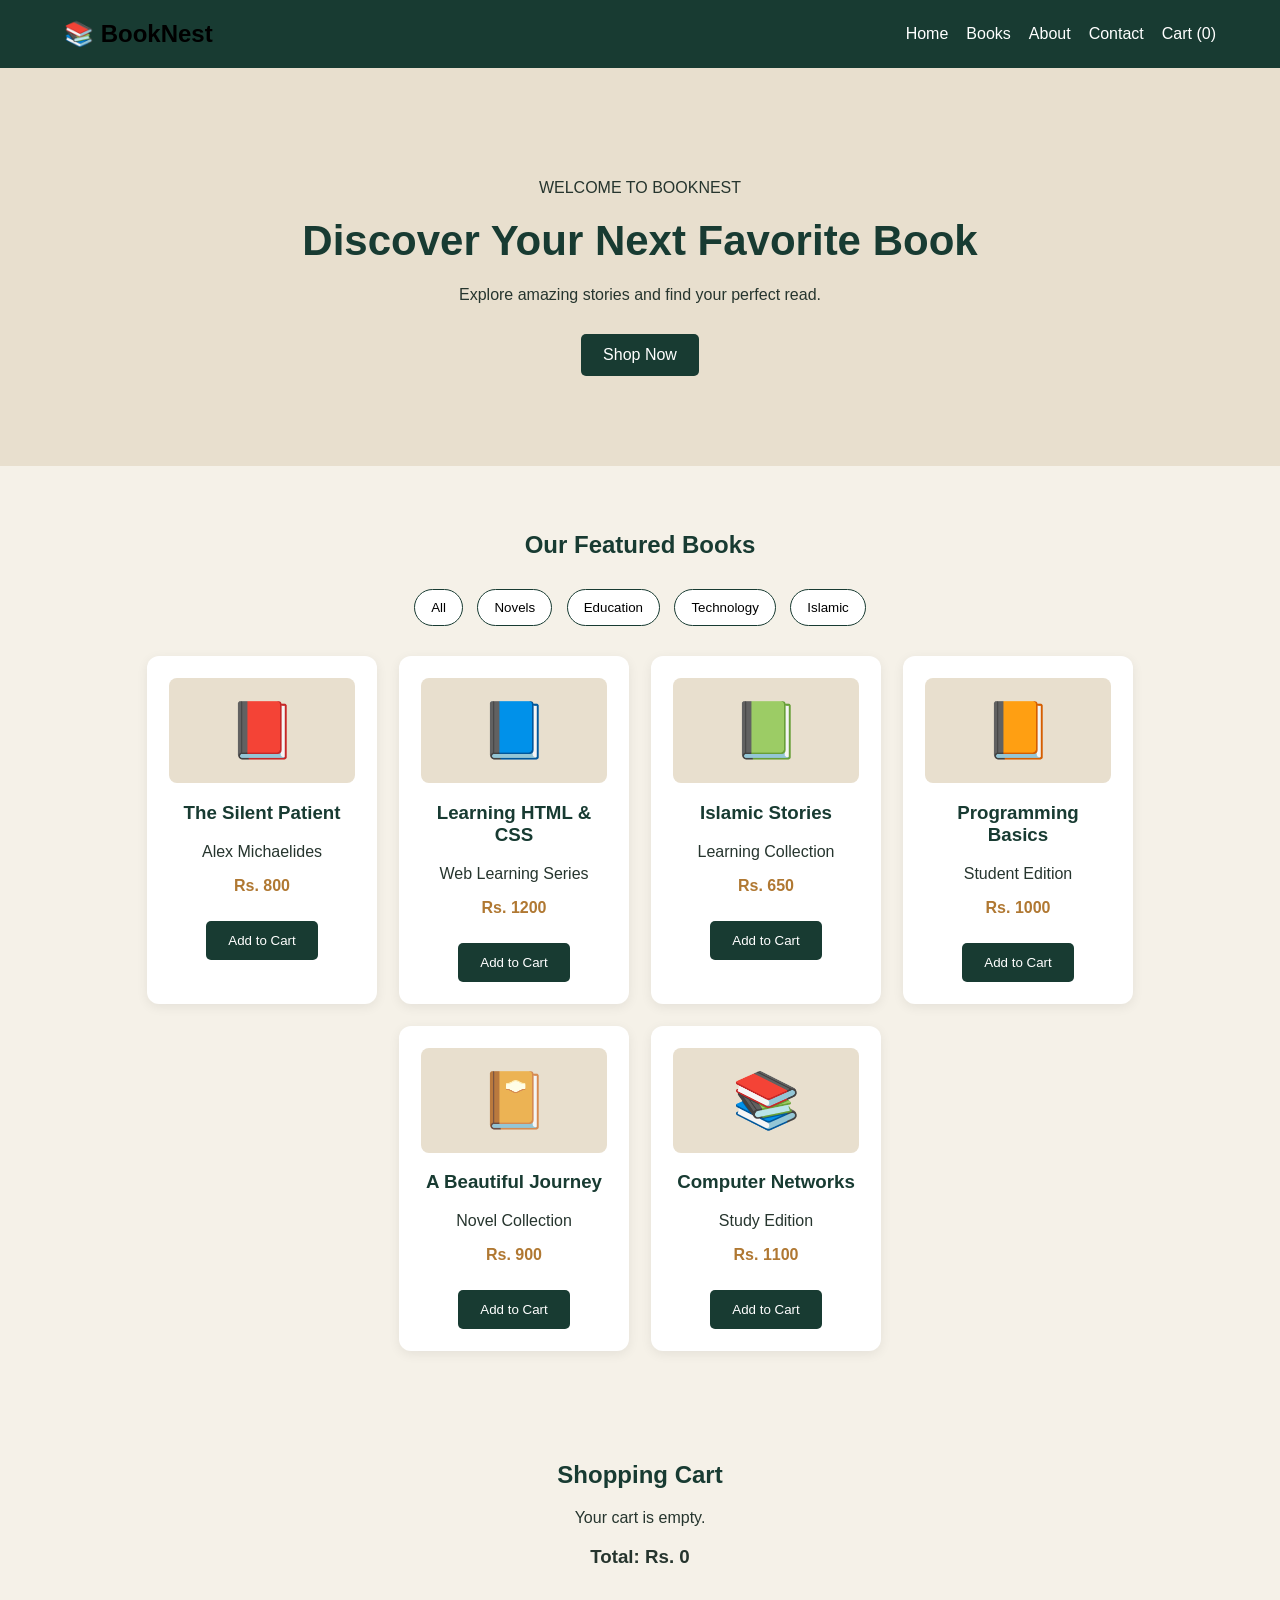
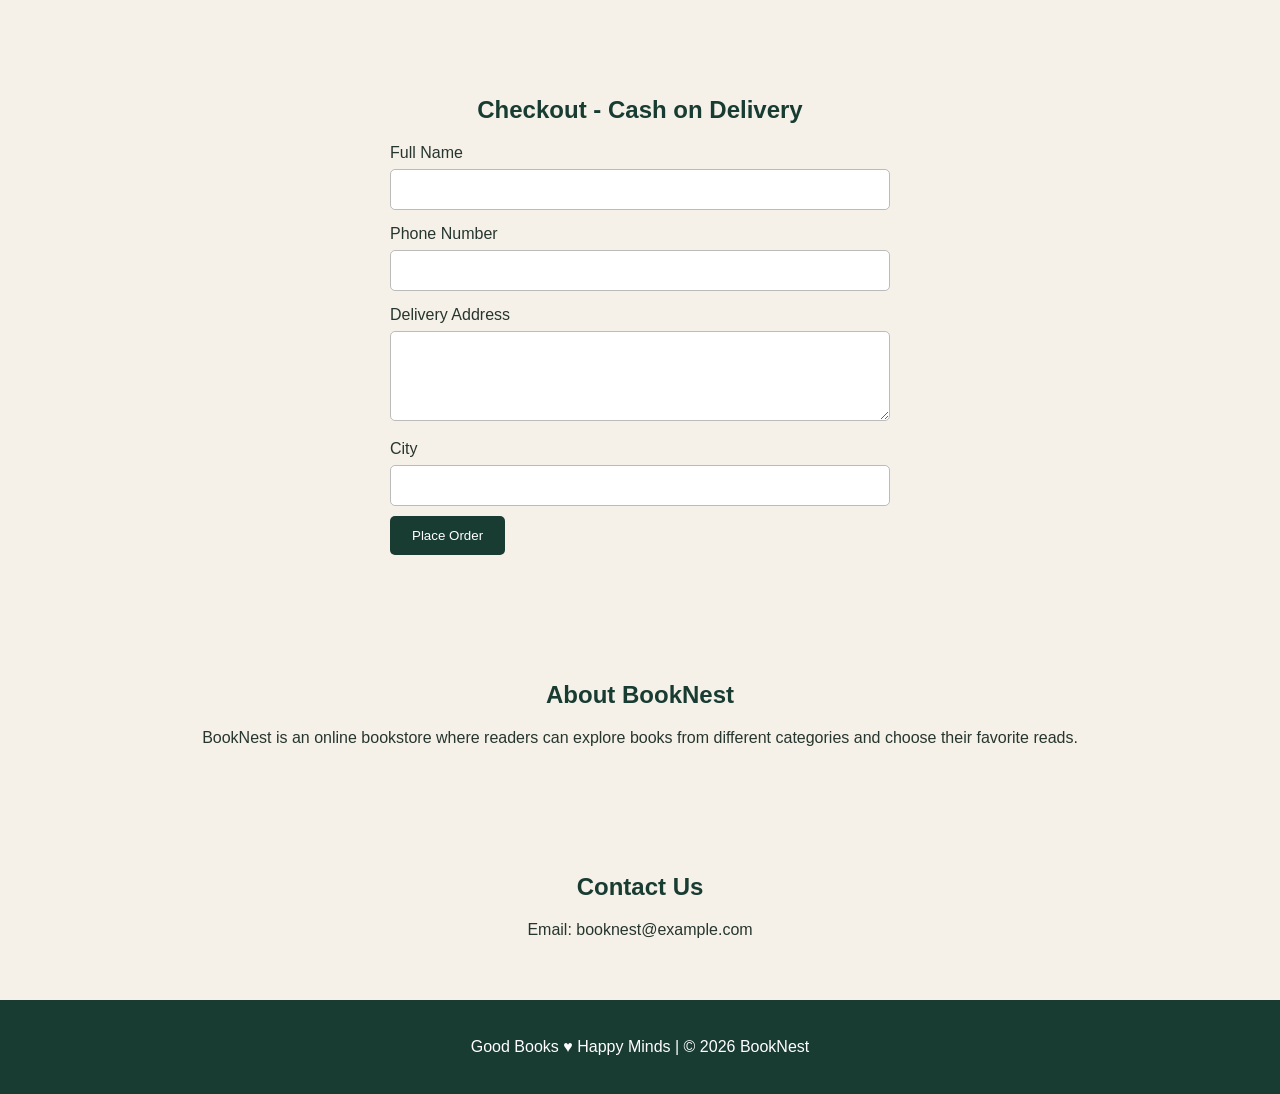
<file: index.html>
<!DOCTYPE html>
<html lang="en">
<head>
    <meta charset="UTF-8">
    <meta name="viewport" content="width=device-width, initial-scale=1.0">
    <title>BookNest - Online Book Store</title>
    <link rel="stylesheet" href="style.css">
</head>
<body>

<header>
    <h2>📚 BookNest</h2>
    <nav>
        <a href="#home">Home</a>
        <a href="#books">Books</a>
        <a href="#about">About</a>
        <a href="#contact">Contact</a>
        <a href="#cart">Cart (<span id="count">0</span>)</a>
    </nav>
</header>

<section class="hero" id="home">
    <p>WELCOME TO BOOKNEST</p>
    <h1>Discover Your Next Favorite Book</h1>
    <p>Explore amazing stories and find your perfect read.</p>
    <a href="#books" class="btn">Shop Now</a>
</section>

<section id="books">
    <h2>Our Featured Books</h2>

    <div class="filters">
        <button onclick="showBooks('All')">All</button>
        <button onclick="showBooks('Novel')">Novels</button>
        <button onclick="showBooks('Education')">Education</button>
        <button onclick="showBooks('Technology')">Technology</button>
        <button onclick="showBooks('Islamic')">Islamic</button>
    </div>

    <div class="book-container" id="book-list"></div>
</section>

<section id="cart">
    <h2>Shopping Cart</h2>
    <div id="cart-list">Your cart is empty.</div>
    <h3>Total: Rs. <span id="total">0</span></h3>
</section>

<section class="checkout">
    <h2>Checkout - Cash on Delivery</h2>

    <form id="order-form">
        <label>Full Name</label>
        <input id="name" type="text" required>

        <label>Phone Number</label>
        <input id="phone" type="tel" required>

        <label>Delivery Address</label>
        <textarea id="address" required></textarea>

        <label>City</label>
        <input id="city" type="text" required>

        <button class="btn" type="submit">Place Order</button>
    </form>

    <p id="message"></p>
</section>

<section id="about">
    <h2>About BookNest</h2>
    <p>BookNest is an online bookstore where readers can explore
    books from different categories and choose their favorite reads.</p>
</section>

<section id="contact">
    <h2>Contact Us</h2>
    <p>Email: booknest@example.com</p>
</section>

<footer>
    <p>Good Books ♥ Happy Minds | © 2026 BookNest</p>
</footer>

<script>
const books = [
    {id: 1, name: "The Silent Patient", author: "Alex Michaelides", price: 800, category: "Novel", emoji: "📕"},
    {id: 2, name: "Learning HTML & CSS", author: "Web Learning Series", price: 1200, category: "Technology", emoji: "📘"},
    {id: 3, name: "Islamic Stories", author: "Learning Collection", price: 650, category: "Islamic", emoji: "📗"},
    {id: 4, name: "Programming Basics", author: "Student Edition", price: 1000, category: "Education", emoji: "📙"},
    {id: 5, name: "A Beautiful Journey", author: "Novel Collection", price: 900, category: "Novel", emoji: "📔"},
    {id: 6, name: "Computer Networks", author: "Study Edition", price: 1100, category: "Technology", emoji: "📚"}
];

let cart = [];

function showBooks(category = "All") {
    const list = document.getElementById("book-list");
    list.innerHTML = "";

    const filtered = category === "All"
        ? books
        : books.filter(book => book.category === category);

    filtered.forEach(book => {
        list.innerHTML += `
            <div class="book">
                <div class="cover">${book.emoji}</div>
                <h3>${book.name}</h3>
                <p>${book.author}</p>
                <p class="price">Rs. ${book.price}</p>
                <button class="btn" onclick="addToCart(${book.id})">
                    Add to Cart
                </button>
            </div>`;
    });
}

function addToCart(id) {
    const book = books.find(item => item.id === id);
    cart.push(book);
    updateCart();
}

function removeFromCart(index) {
    cart.splice(index, 1);
    updateCart();
}

function updateCart() {
    document.getElementById("count").textContent = cart.length;

    const list = document.getElementById("cart-list");

    if (cart.length === 0) {
        list.textContent = "Your cart is empty.";
    } else {
        list.innerHTML = cart.map((book, index) => `
            <div class="cart-item">
                <span>${book.name} - Rs. ${book.price}</span>
                <button onclick="removeFromCart(${index})">Remove</button>
            </div>
        `).join("");
    }

    const total = cart.reduce((sum, book) => sum + book.price, 0);
    document.getElementById("total").textContent = total;
}

document.getElementById("order-form").addEventListener("submit", function(event) {
    event.preventDefault();

    if (cart.length === 0) {
        document.getElementById("message").textContent =
            "Please add a book to your cart first.";
        return;
    }

    const customerName = document.getElementById("name").value.trim();
    const orderTotal = cart.reduce((sum, book) => sum + book.price, 0);

    document.getElementById("message").textContent =
        "Thank you, " + customerName +
        "! Your demo order total is Rs. " + orderTotal +
        ". Payment: Cash on Delivery.";

    cart = [];
    updateCart();
    this.reset();
});

showBooks();
</script>

</body>
</html>
</file>
<file: style.css>
* {
    box-sizing: border-box;
}

body {
    margin: 0;
    font-family: Arial, sans-serif;
    background-color: #f5f1e8;
    color: #26352e;
}

header {
    background-color: #183b32;
    color: black;
    padding: 20px 5%;
    display: flex;
    justify-content: space-between;
    align-items: center;
    flex-wrap: wrap;
    gap: 15px;
}

header h2 {
    margin: 0;
}

nav {
    display: flex;
    flex-wrap: wrap;
    gap: 18px;
}

nav a {
    color: white;
    text-decoration: none;
}

nav a:hover {
    color: #e9c887;
}

.hero {
    padding: 90px 20px;
    text-align: center;
    background-color: #e8dfce;
}

.hero h1 {
    color: #183b32;
    font-size: 42px;
    margin: 15px 0;
}

.hero p {
    line-height: 1.7;
}

.btn {
    display: inline-block;
    background-color: #183b32;
    color: white;
    border: none;
    padding: 12px 22px;
    border-radius: 5px;
    text-decoration: none;
    cursor: pointer;
    margin-top: 10px;
}

.btn:hover {
    background-color: #2b5c4e;
}

section {
    padding: 45px 6%;
    text-align: center;
}

section h2 {
    color: #183b32;
}

.filters {
    margin: 25px 0;
}

.filters button {
    padding: 10px 16px;
    margin: 5px;
    border: 1px solid #183b32;
    border-radius: 20px;
    background-color: white;
    cursor: pointer;
}

.filters button:hover {
    background-color: #183b32;
    color: white;
}

.book-container {
    display: flex;
    justify-content: center;
    flex-wrap: wrap;
    gap: 22px;
    margin-top: 25px;
}

.book {
    background-color: white;
    width: 230px;
    padding: 22px;
    border-radius: 12px;
    box-shadow: 0 3px 12px #00000012;
}

.cover {
    background-color: #e8dfce;
    padding: 20px;
    font-size: 55px;
    border-radius: 8px;
}

.book h3 {
    color: #183b32;
}

.price {
    font-weight: bold;
    color: #b07832;
}

.cart-item {
    display: flex;
    justify-content: space-between;
    align-items: center;
    gap: 12px;
    max-width: 600px;
    margin: 10px auto;
    padding: 12px;
    background-color: white;
    border-radius: 6px;
}

.cart-item button {
    padding: 7px;
    cursor: pointer;
}

.checkout form {
    max-width: 500px;
    margin: auto;
    text-align: left;
}

.checkout label {
    display: block;
    margin-top: 15px;
}

.checkout input,
.checkout textarea {
    width: 100%;
    padding: 12px;
    margin-top: 7px;
    border: 1px solid #bbb;
    border-radius: 5px;
    font-family: Arial, sans-serif;
}

.checkout textarea {
    min-height: 90px;
}

#message {
    font-weight: bold;
    color: #183b32;
}

.about {
    background-color: #e8dfce;
    line-height: 1.8;
}

footer {
    background-color: #183b32;
    color: white;
    text-align: center;
    padding: 22px;
}

@media (max-width: 600px) {
    header {
        flex-direction: column;
    }

    .hero h1 {
        font-size: 30px;
    }

    .book {
        width: 100%;
        max-width: 300px;
    }
}
</file>
